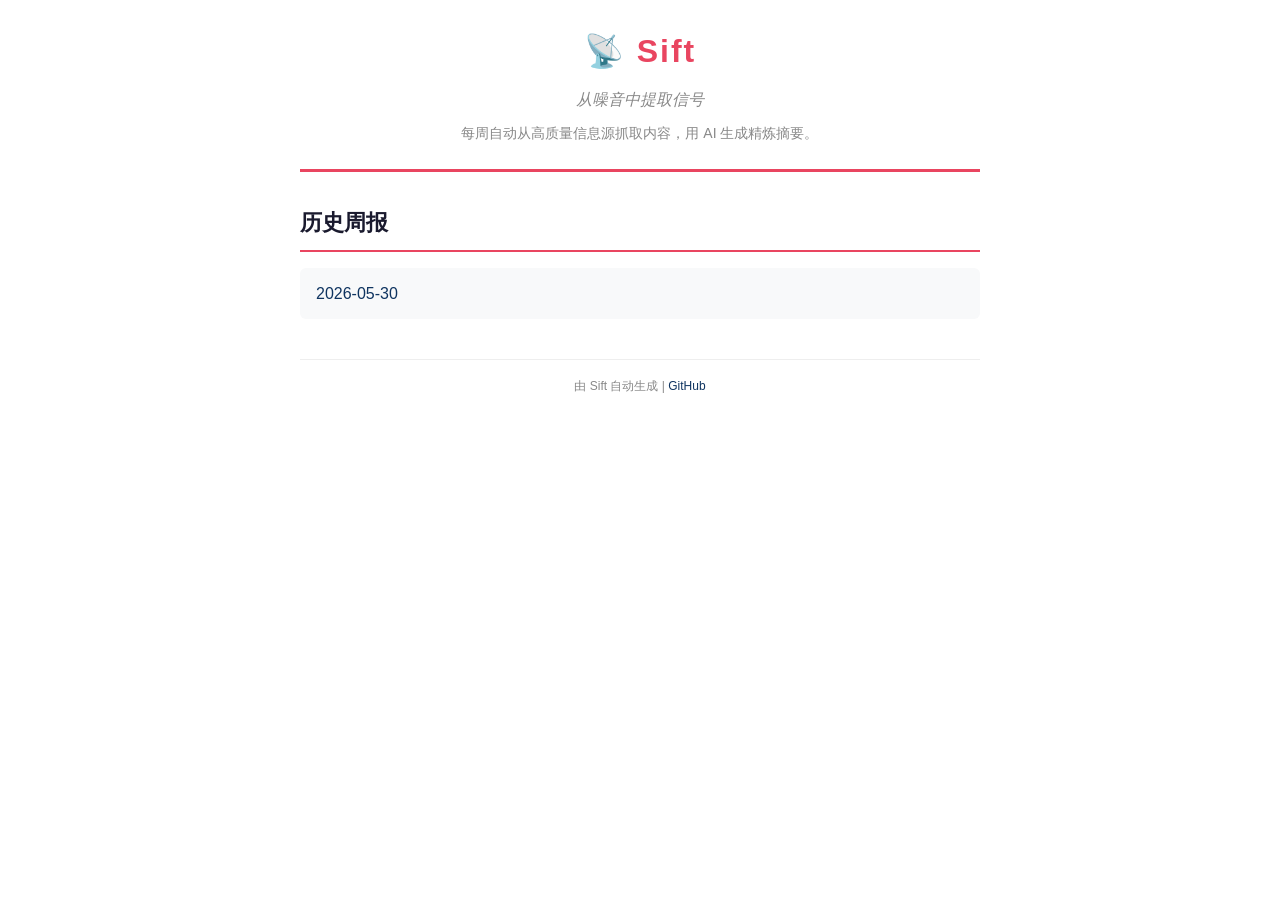
<file: index.html>
<!DOCTYPE html>
<html lang="zh-CN">
<head>
  <meta charset="utf-8">
  <meta name="viewport" content="width=device-width, initial-scale=1">
  <title>Sift - Sift 周报</title>
  <link rel="stylesheet" href="style.css">
</head>
<body>
  <div class="container">
    <header>
      <h1>📡 Sift</h1>
      <p class="subtitle">从噪音中提取信号</p>
      <p class="description">每周自动从高质量信息源抓取内容，用 AI 生成精炼摘要。</p>
    </header>
    <main>
      <h2>历史周报</h2>
      <ul class="digest-list">
    <li><a href="digests/2026-05-30.html">2026-05-30</a></li>
      </ul>
    </main>
    <footer><p>由 Sift 自动生成 | <a href="https://github.com/null0NULL123/sift">GitHub</a></p></footer>
  </div>
</body>
</html>
</file>
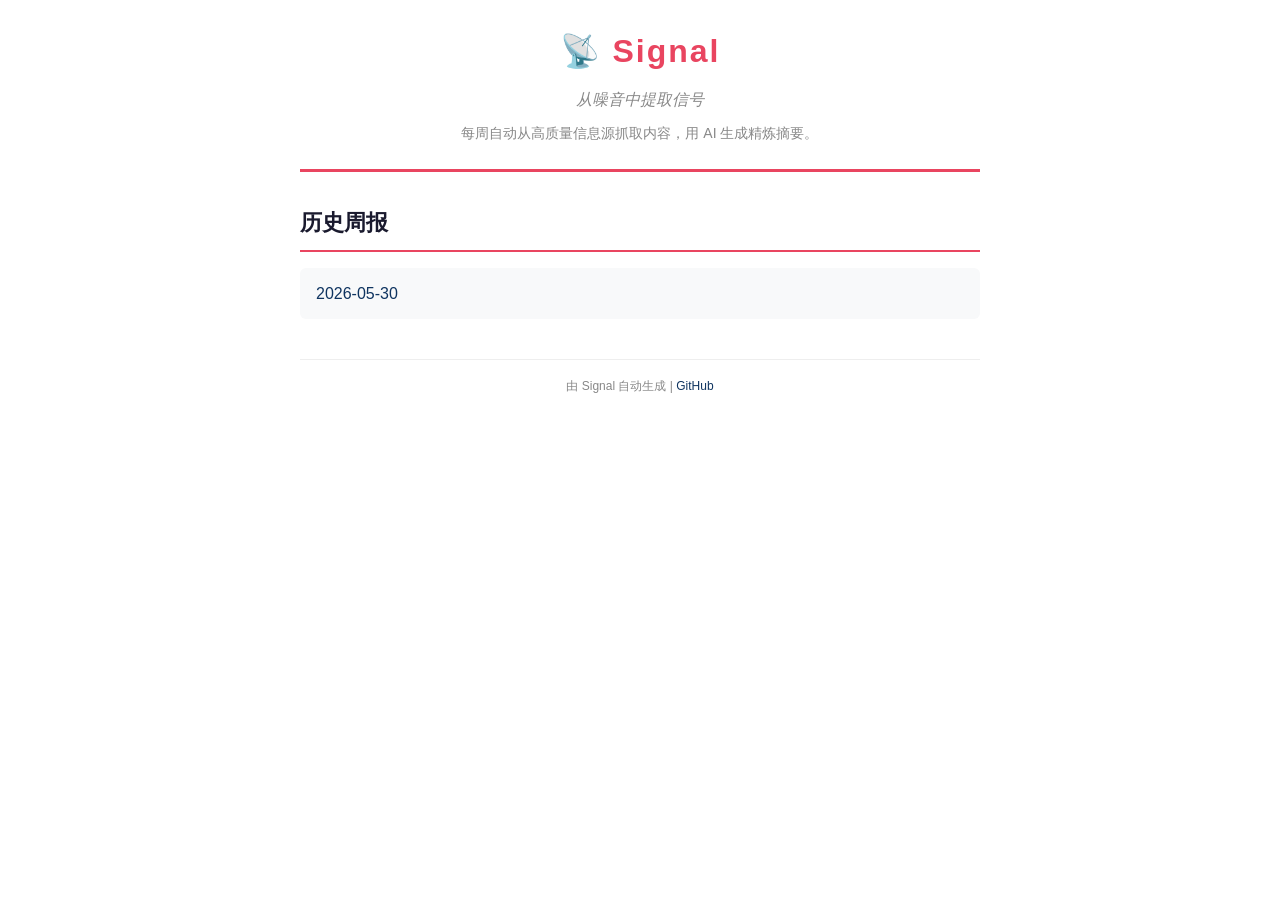
<file: docs/index.html>
<!DOCTYPE html>
<html lang="zh-CN">
<head>
  <meta charset="utf-8">
  <meta name="viewport" content="width=device-width, initial-scale=1">
  <title>Signal - AI 摘要周报</title>
  <link rel="stylesheet" href="style.css">
</head>
<body>
  <div class="container">
    <header>
      <h1>📡 Signal</h1>
      <p class="subtitle">从噪音中提取信号</p>
      <p class="description">每周自动从高质量信息源抓取内容，用 AI 生成精炼摘要。</p>
    </header>
    <main>
      <h2>历史周报</h2>
      <ul class="digest-list">
    <li><a href="digests/2026-05-30.html">2026-05-30</a></li>
      </ul>
    </main>
    <footer>
      <p>由 Signal 自动生成 | <a href="https://github.com/null0NULL123/signal">GitHub</a></p>
    </footer>
  </div>
</body>
</html>
</file>
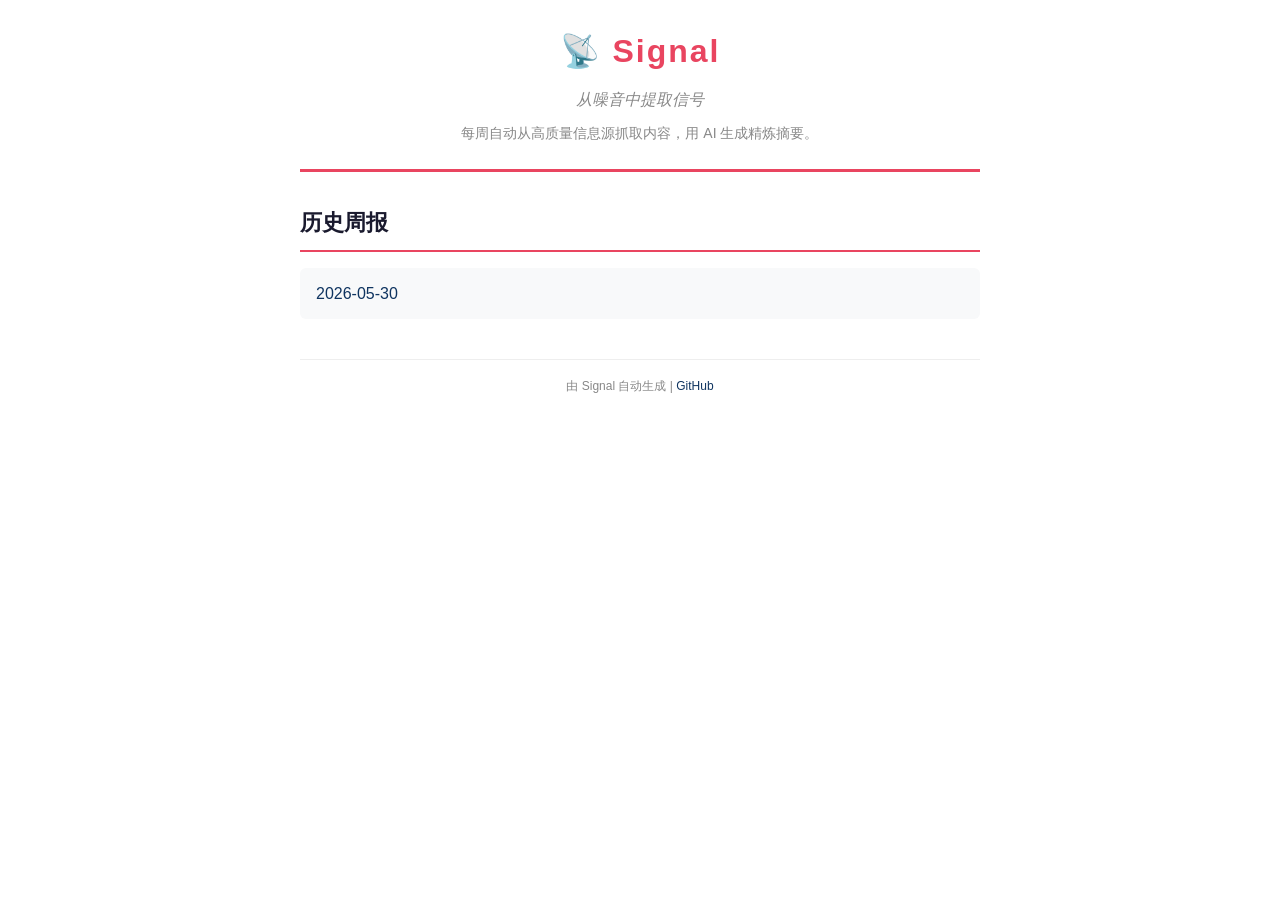
<file: site/index.html>
<!DOCTYPE html>
<html lang="zh-CN">
<head>
  <meta charset="utf-8">
  <meta name="viewport" content="width=device-width, initial-scale=1">
  <title>Signal - Signal 周报</title>
  <link rel="stylesheet" href="style.css">
</head>
<body>
  <div class="container">
    <header>
      <h1>📡 Signal</h1>
      <p class="subtitle">从噪音中提取信号</p>
      <p class="description">每周自动从高质量信息源抓取内容，用 AI 生成精炼摘要。</p>
    </header>
    <main>
      <h2>历史周报</h2>
      <ul class="digest-list">
    <li><a href="digests/2026-05-30.html">2026-05-30</a></li>
      </ul>
    </main>
    <footer><p>由 Signal 自动生成 | <a href="https://github.com/null0NULL123/signal">GitHub</a></p></footer>
  </div>
</body>
</html>
</file>
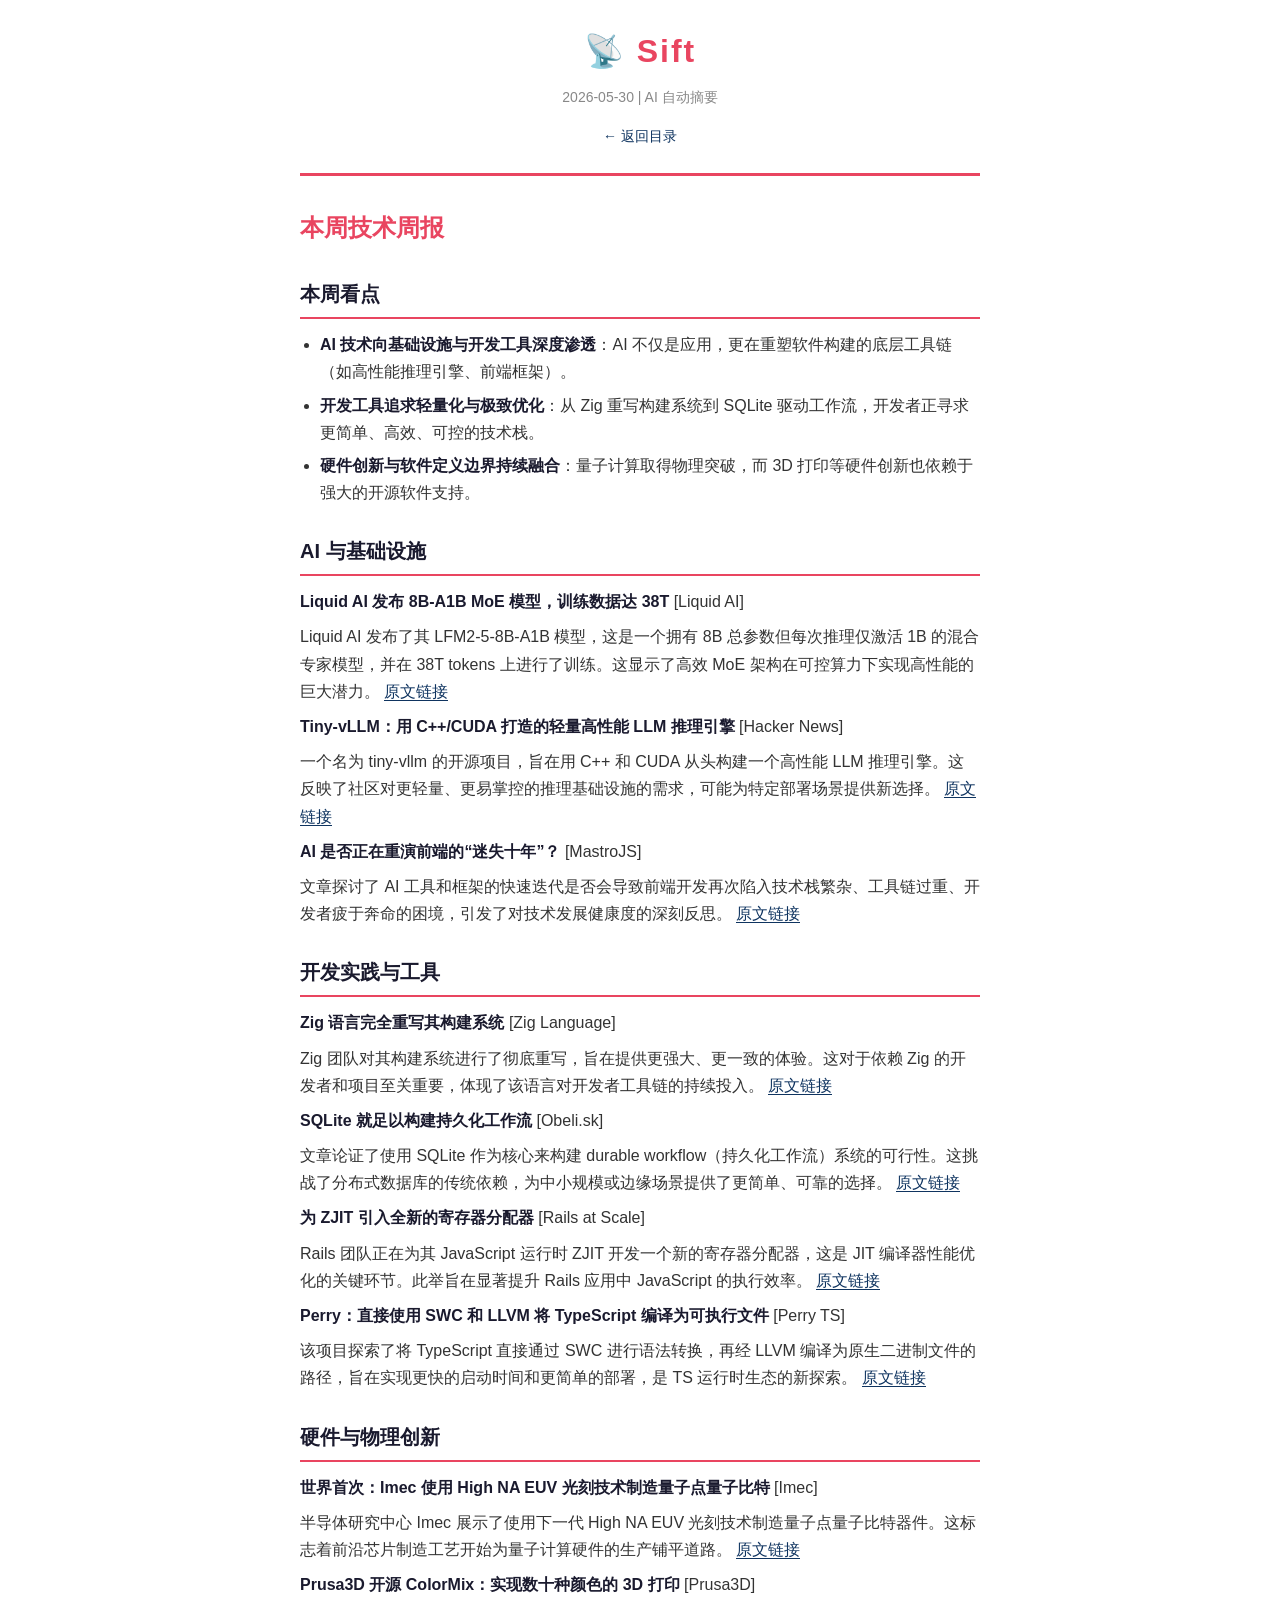
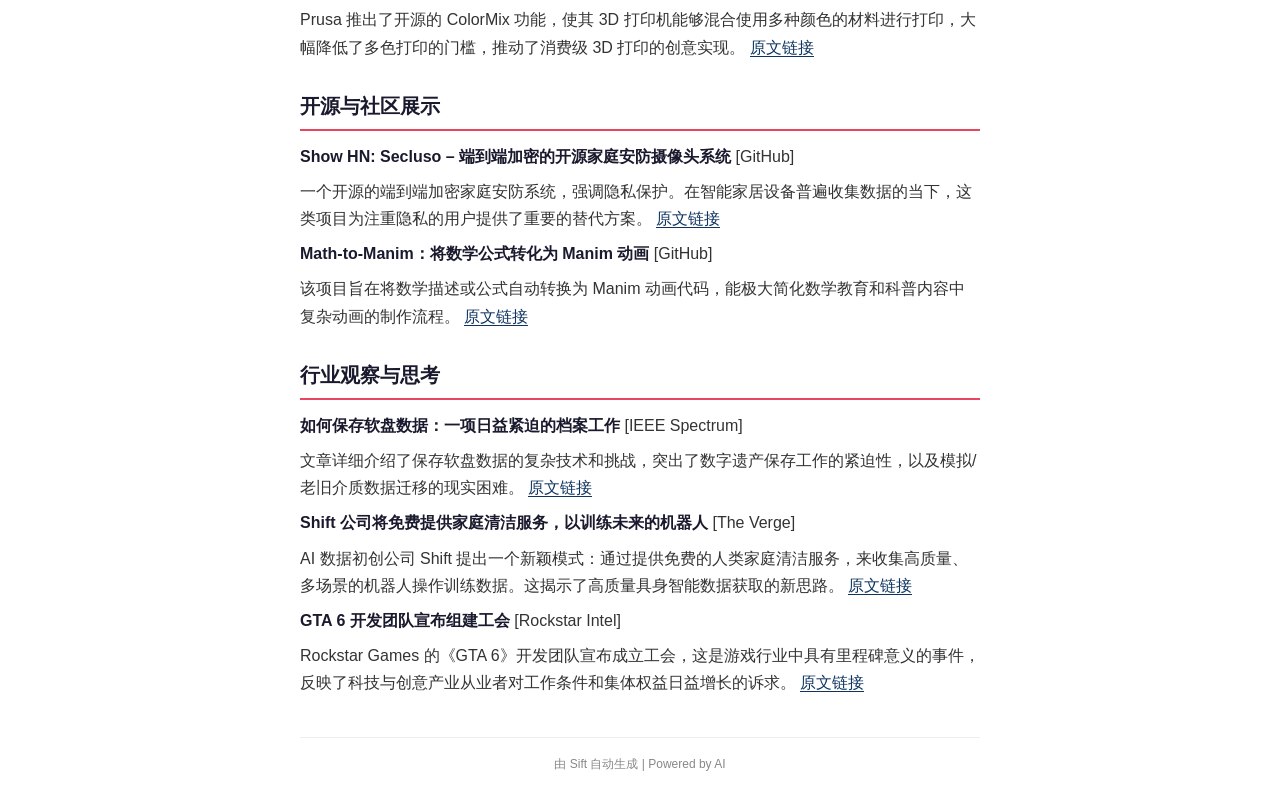
<file: digests/2026-05-30.html>
<!DOCTYPE html>
<html lang="zh-CN">
<head>
  <meta charset="utf-8">
  <meta name="viewport" content="width=device-width, initial-scale=1">
  <title>Sift - 2026-05-30</title>
  <link rel="stylesheet" href="../style.css">
</head>
<body>
  <div class="container">
    <header>
      <h1>📡 Sift</h1>
      <p class="date">2026-05-30 | AI 自动摘要</p>
      <nav><a href="../index.html">← 返回目录</a></nav>
    </header>
    <article><h1>本周技术周报</h1>

<h2>本周看点</h2>
<ul>
<li><strong>AI 技术向基础设施与开发工具深度渗透</strong>：AI 不仅是应用，更在重塑软件构建的底层工具链（如高性能推理引擎、前端框架）。</li>
<li><strong>开发工具追求轻量化与极致优化</strong>：从 Zig 重写构建系统到 SQLite 驱动工作流，开发者正寻求更简单、高效、可控的技术栈。</li>
<li><strong>硬件创新与软件定义边界持续融合</strong>：量子计算取得物理突破，而 3D 打印等硬件创新也依赖于强大的开源软件支持。</li>
</ul>

<h2>AI 与基础设施</h2>
<p><strong>Liquid AI 发布 8B-A1B MoE 模型，训练数据达 38T</strong> [Liquid AI]  </p>
<p>Liquid AI 发布了其 LFM2-5-8B-A1B 模型，这是一个拥有 8B 总参数但每次推理仅激活 1B 的混合专家模型，并在 38T tokens 上进行了训练。这显示了高效 MoE 架构在可控算力下实现高性能的巨大潜力。 <a href="https://www.liquid.ai/blog/lfm2-5-8b-a1b">原文链接</a></p>

<p><strong>Tiny-vLLM：用 C++/CUDA 打造的轻量高性能 LLM 推理引擎</strong> [Hacker News]  </p>
<p>一个名为 tiny-vllm 的开源项目，旨在用 C++ 和 CUDA 从头构建一个高性能 LLM 推理引擎。这反映了社区对更轻量、更易掌控的推理基础设施的需求，可能为特定部署场景提供新选择。 <a href="https://github.com/jmaczan/tiny-vllm">原文链接</a></p>

<p><strong>AI 是否正在重演前端的“迷失十年”？</strong> [MastroJS]  </p>
<p>文章探讨了 AI 工具和框架的快速迭代是否会导致前端开发再次陷入技术栈繁杂、工具链过重、开发者疲于奔命的困境，引发了对技术发展健康度的深刻反思。 <a href="https://mastrojs.github.io/blog/2026-05-23-is-AI-causing-a-repeat-of-frontends-lost-decade/">原文链接</a></p>

<h2>开发实践与工具</h2>
<p><strong>Zig 语言完全重写其构建系统</strong> [Zig Language]  </p>
<p>Zig 团队对其构建系统进行了彻底重写，旨在提供更强大、更一致的体验。这对于依赖 Zig 的开发者和项目至关重要，体现了该语言对开发者工具链的持续投入。 <a href="https://ziglang.org/devlog/2026/#2026-05-26">原文链接</a></p>

<p><strong>SQLite 就足以构建持久化工作流</strong> [Obeli.sk]  </p>
<p>文章论证了使用 SQLite 作为核心来构建 durable workflow（持久化工作流）系统的可行性。这挑战了分布式数据库的传统依赖，为中小规模或边缘场景提供了更简单、可靠的选择。 <a href="https://obeli.sk/blog/sqlite-is-all-you-need-for-durable-workflows/">原文链接</a></p>

<p><strong>为 ZJIT 引入全新的寄存器分配器</strong> [Rails at Scale]  </p>
<p>Rails 团队正在为其 JavaScript 运行时 ZJIT 开发一个新的寄存器分配器，这是 JIT 编译器性能优化的关键环节。此举旨在显著提升 Rails 应用中 JavaScript 的执行效率。 <a href="https://railsatscale.com/2026-05-27-a-new-register-allocator-for-zjit/">原文链接</a></p>

<p><strong>Perry：直接使用 SWC 和 LLVM 将 TypeScript 编译为可执行文件</strong> [Perry TS]  </p>
<p>该项目探索了将 TypeScript 直接通过 SWC 进行语法转换，再经 LLVM 编译为原生二进制文件的路径，旨在实现更快的启动时间和更简单的部署，是 TS 运行时生态的新探索。 <a href="https://www.perryts.com/">原文链接</a></p>

<h2>硬件与物理创新</h2>
<p><strong>世界首次：Imec 使用 High NA EUV 光刻技术制造量子点量子比特</strong> [Imec]  </p>
<p>半导体研究中心 Imec 展示了使用下一代 High NA EUV 光刻技术制造量子点量子比特器件。这标志着前沿芯片制造工艺开始为量子计算硬件的生产铺平道路。 <a href="https://www.imec-int.com/en/press/world-first-imec-presents-quantum-dot-qubit-device-using-high-na-euv-lithography">原文链接</a></p>

<p><strong>Prusa3D 开源 ColorMix：实现数十种颜色的 3D 打印</strong> [Prusa3D]  </p>
<p>Prusa 推出了开源的 ColorMix 功能，使其 3D 打印机能够混合使用多种颜色的材料进行打印，大幅降低了多色打印的门槛，推动了消费级 3D 打印的创意实现。 <a href="https://blog.prusa3d.com/our-new-open-source-colormix-model-in-prusaslicer-and-easyprint_136079/">原文链接</a></p>

<h2>开源与社区展示</h2>
<p><strong>Show HN: Secluso – 端到端加密的开源家庭安防摄像头系统</strong> [GitHub]  </p>
<p>一个开源的端到端加密家庭安防系统，强调隐私保护。在智能家居设备普遍收集数据的当下，这类项目为注重隐私的用户提供了重要的替代方案。 <a href="https://github.com/secluso/core">原文链接</a></p>

<p><strong>Math-to-Manim：将数学公式转化为 Manim 动画</strong> [GitHub]  </p>
<p>该项目旨在将数学描述或公式自动转换为 Manim 动画代码，能极大简化数学教育和科普内容中复杂动画的制作流程。 <a href="https://github.com/HarleyCoops/Math-To-Manim">原文链接</a></p>

<h2>行业观察与思考</h2>
<p><strong>如何保存软盘数据：一项日益紧迫的档案工作</strong> [IEEE Spectrum]  </p>
<p>文章详细介绍了保存软盘数据的复杂技术和挑战，突出了数字遗产保存工作的紧迫性，以及模拟/老旧介质数据迁移的现实困难。 <a href="https://spectrum.ieee.org/floppy-disk-data-preservation-archives">原文链接</a></p>

<p><strong>Shift 公司将免费提供家庭清洁服务，以训练未来的机器人</strong> [The Verge]  </p>
<p>AI 数据初创公司 Shift 提出一个新颖模式：通过提供免费的人类家庭清洁服务，来收集高质量、多场景的机器人操作训练数据。这揭示了高质量具身智能数据获取的新思路。 <a href="https://www.theverge.com/ai-artificial-intelligence/939765/ai-training-data-startup-shift-free-cleaning">原文链接</a></p>

<p><strong>GTA 6 开发团队宣布组建工会</strong> [Rockstar Intel]  </p>
<p>Rockstar Games 的《GTA 6》开发团队宣布成立工会，这是游戏行业中具有里程碑意义的事件，反映了科技与创意产业从业者对工作条件和集体权益日益增长的诉求。 <a href="https://rockstarintel.com/gta-6-developers-announce-rockstar-games-union/">原文链接</a></p></article>
    <footer><p>由 Sift 自动生成 | Powered by AI</p></footer>
  </div>
</body>
</html>
</file>
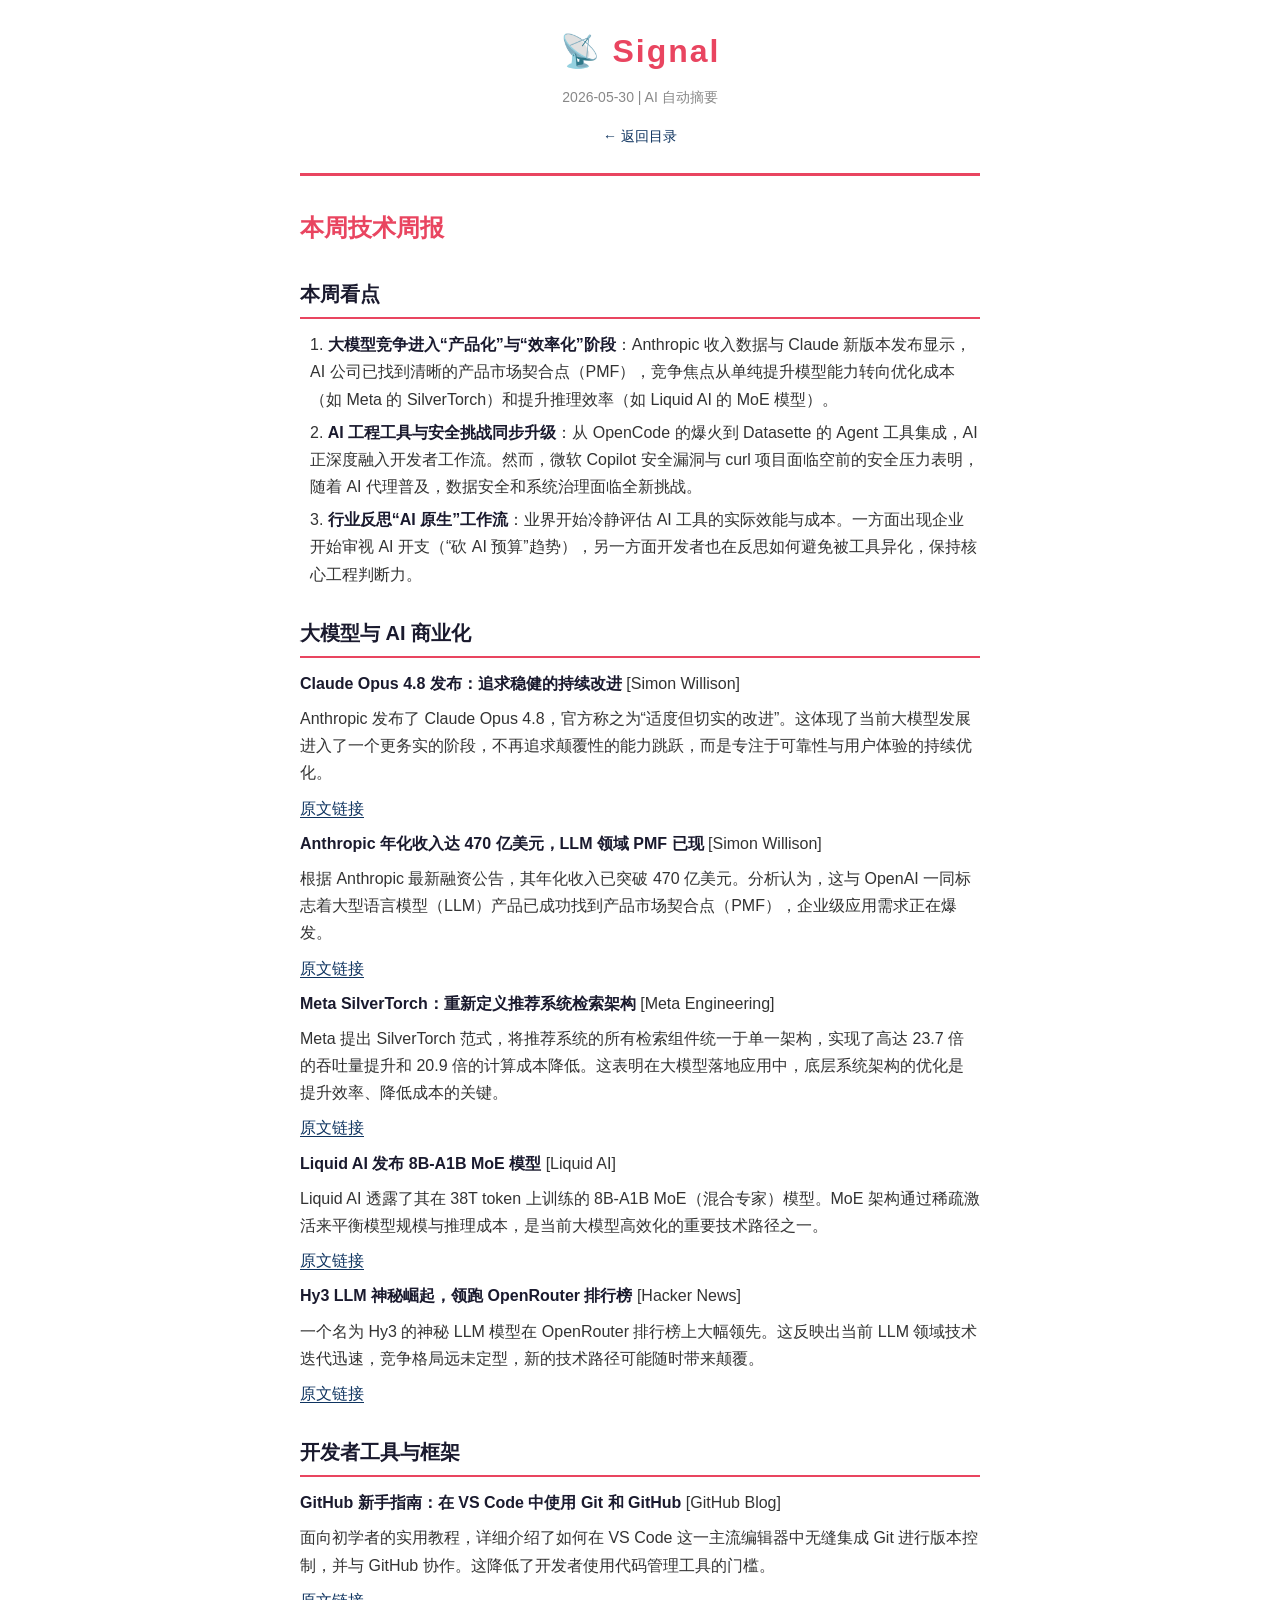
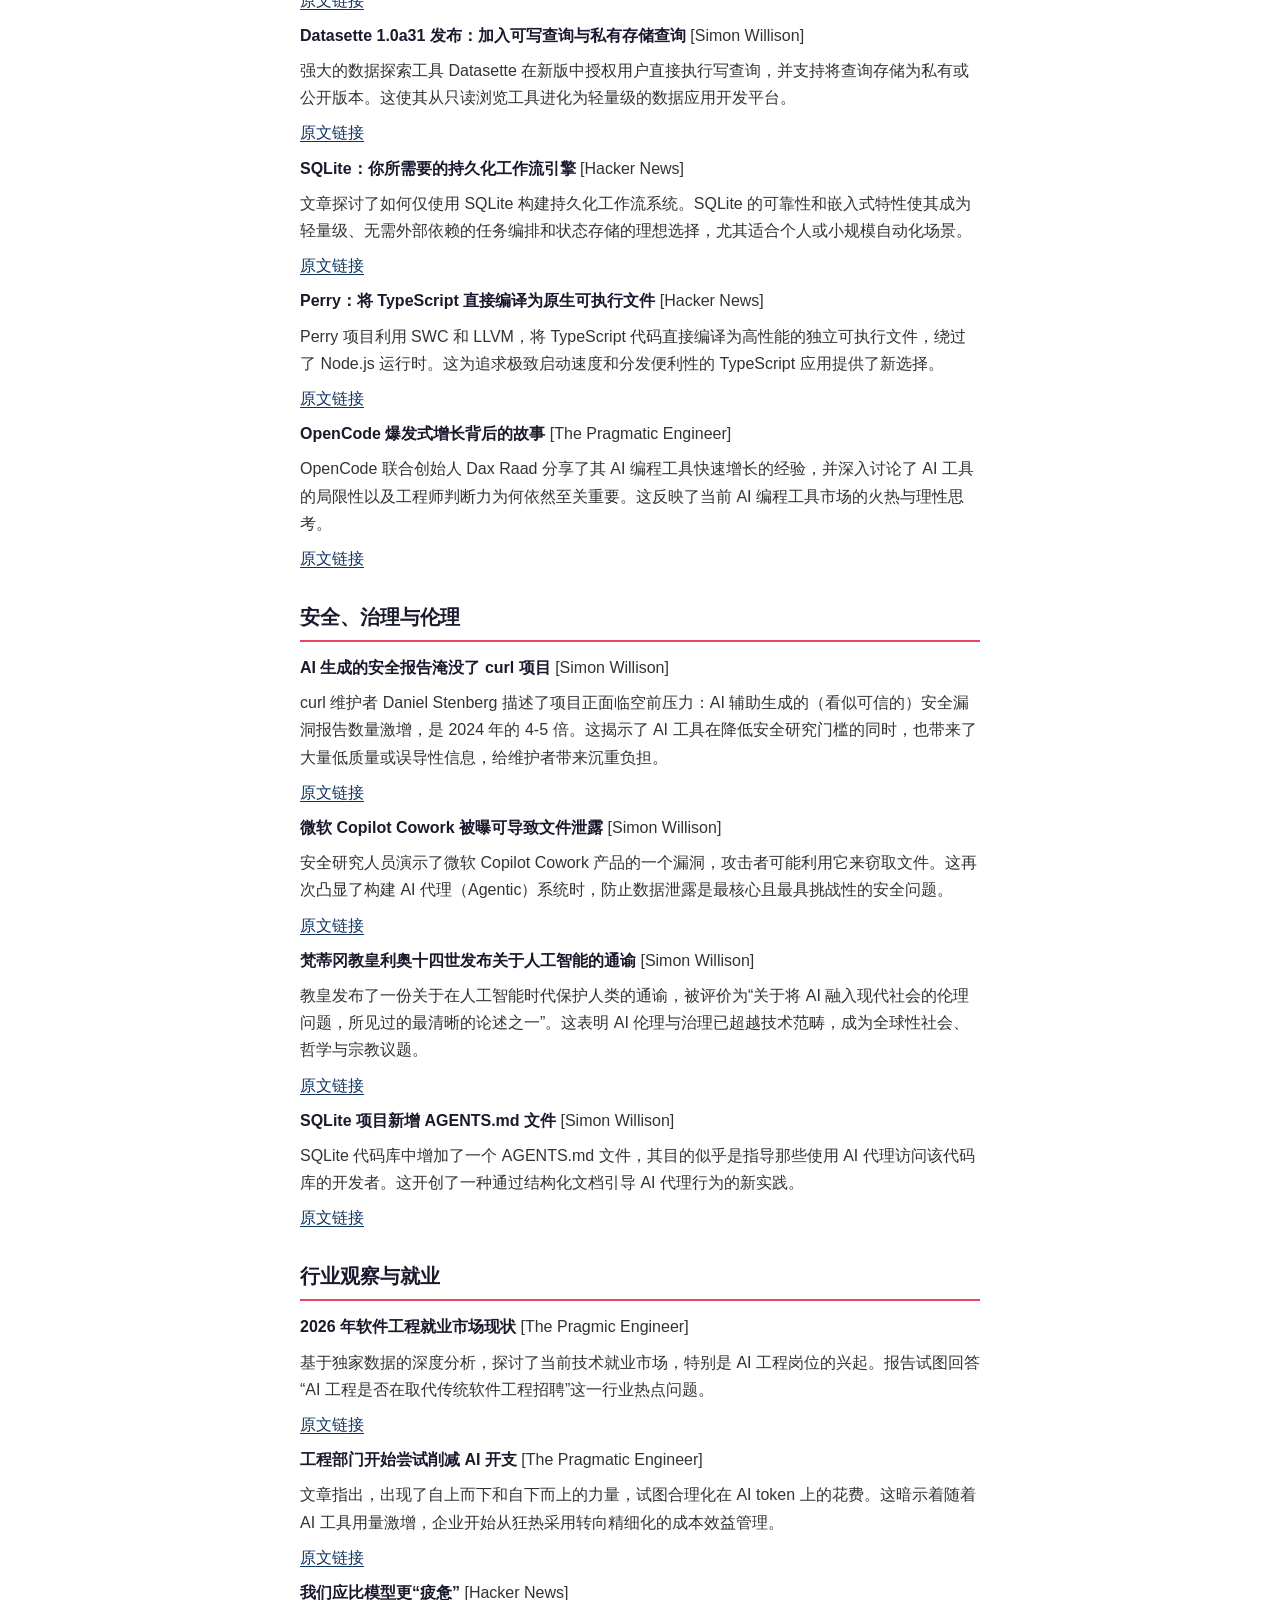
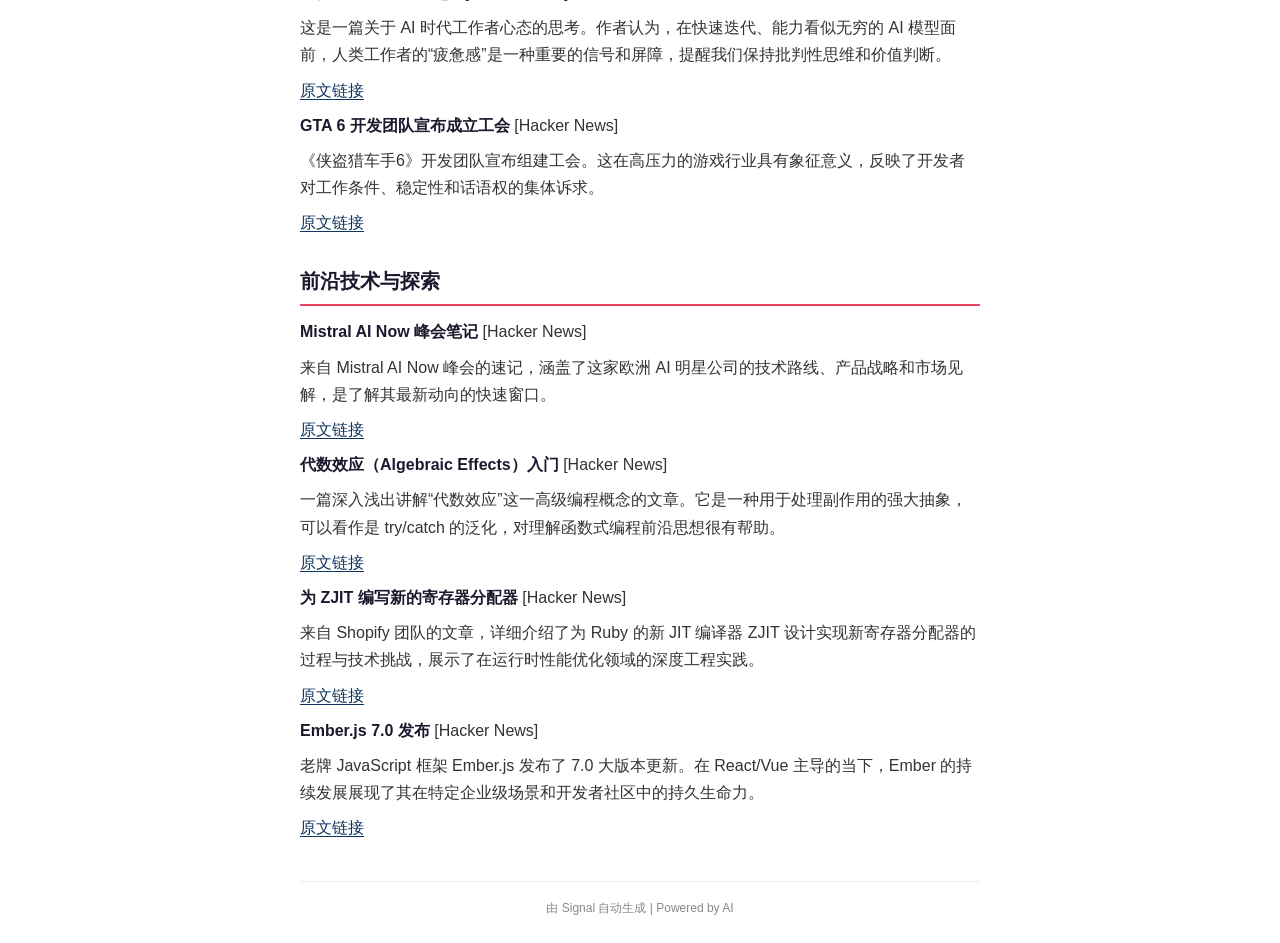
<file: docs/digests/2026-05-30.html>
<!DOCTYPE html>
<html lang="zh-CN">
<head>
  <meta charset="utf-8">
  <meta name="viewport" content="width=device-width, initial-scale=1">
  <title>Signal - 2026-05-30</title>
  <link rel="stylesheet" href="../style.css">
</head>
<body>
  <div class="container">
    <header>
      <h1>📡 Signal</h1>
      <p class="date">2026-05-30 | AI 自动摘要</p>
      <nav><a href="../index.html">← 返回目录</a></nav>
    </header>
    <article>
      <h1>本周技术周报</h1>
<h2>本周看点</h2>
<p class='numbered'>1. <strong>大模型竞争进入“产品化”与“效率化”阶段</strong>：Anthropic 收入数据与 Claude 新版本发布显示，AI 公司已找到清晰的产品市场契合点（PMF），竞争焦点从单纯提升模型能力转向优化成本（如 Meta 的 SilverTorch）和提升推理效率（如 Liquid AI 的 MoE 模型）。</p>
<p class='numbered'>2. <strong>AI 工程工具与安全挑战同步升级</strong>：从 OpenCode 的爆火到 Datasette 的 Agent 工具集成，AI 正深度融入开发者工作流。然而，微软 Copilot 安全漏洞与 curl 项目面临空前的安全压力表明，随着 AI 代理普及，数据安全和系统治理面临全新挑战。</p>
<p class='numbered'>3. <strong>行业反思“AI 原生”工作流</strong>：业界开始冷静评估 AI 工具的实际效能与成本。一方面出现企业开始审视 AI 开支（“砍 AI 预算”趋势），另一方面开发者也在反思如何避免被工具异化，保持核心工程判断力。</p>

<h2>大模型与 AI 商业化</h2>
<p><strong>Claude Opus 4.8 发布：追求稳健的持续改进</strong> [Simon Willison]</p>
<p>Anthropic 发布了 Claude Opus 4.8，官方称之为“适度但切实的改进”。这体现了当前大模型发展进入了一个更务实的阶段，不再追求颠覆性的能力跳跃，而是专注于可靠性与用户体验的持续优化。</p>
<p><a href="https://simonwillison.net/2026/May/28/claude-opus-4-8/#atom-everything">原文链接</a></p>

<p><strong>Anthropic 年化收入达 470 亿美元，LLM 领域 PMF 已现</strong> [Simon Willison]</p>
<p>根据 Anthropic 最新融资公告，其年化收入已突破 470 亿美元。分析认为，这与 OpenAI 一同标志着大型语言模型（LLM）产品已成功找到产品市场契合点（PMF），企业级应用需求正在爆发。</p>
<p><a href="https://simonwillison.net/2026/May/29/anthropic/#atom-everything">原文链接</a></p>

<p><strong>Meta  SilverTorch：重新定义推荐系统检索架构</strong> [Meta Engineering]</p>
<p>Meta 提出 SilverTorch 范式，将推荐系统的所有检索组件统一于单一架构，实现了高达 23.7 倍的吞吐量提升和 20.9 倍的计算成本降低。这表明在大模型落地应用中，底层系统架构的优化是提升效率、降低成本的关键。</p>
<p><a href="https://engineering.fb.com/2026/05/26/ml-applications/silvertorch-index-as-model-new-retrieval-paradigm-recommendation-systems/">原文链接</a></p>

<p><strong>Liquid AI 发布 8B-A1B MoE 模型</strong> [Liquid AI]</p>
<p>Liquid AI 透露了其在 38T token 上训练的 8B-A1B MoE（混合专家）模型。MoE 架构通过稀疏激活来平衡模型规模与推理成本，是当前大模型高效化的重要技术路径之一。</p>
<p><a href="https://www.liquid.ai/blog/lfm2-5-8b-a1b">原文链接</a></p>

<p><strong>Hy3 LLM 神秘崛起，领跑 OpenRouter 排行榜</strong> [Hacker News]</p>
<p>一个名为 Hy3 的神秘 LLM 模型在 OpenRouter 排行榜上大幅领先。这反映出当前 LLM 领域技术迭代迅速，竞争格局远未定型，新的技术路径可能随时带来颠覆。</p>
<p><a href="https://minimaxir.com/2026/05/openrouter-hy3/">原文链接</a></p>

<h2>开发者工具与框架</h2>
<p><strong>GitHub 新手指南：在 VS Code 中使用 Git 和 GitHub</strong> [GitHub Blog]</p>
<p>面向初学者的实用教程，详细介绍了如何在 VS Code 这一主流编辑器中无缝集成 Git 进行版本控制，并与 GitHub 协作。这降低了开发者使用代码管理工具的门槛。</p>
<p><a href="https://github.blog/developer-skills/github/github-for-beginners-getting-started-with-git-and-github-in-vs-code/">原文链接</a></p>

<p><strong>Datasette 1.0a31 发布：加入可写查询与私有存储查询</strong> [Simon Willison]</p>
<p>强大的数据探索工具 Datasette 在新版中授权用户直接执行写查询，并支持将查询存储为私有或公开版本。这使其从只读浏览工具进化为轻量级的数据应用开发平台。</p>
<p><a href="https://simonwillison.net/2026/May/29/datasette/#atom-everything">原文链接</a></p>

<p><strong>SQLite：你所需要的持久化工作流引擎</strong> [Hacker News]</p>
<p>文章探讨了如何仅使用 SQLite 构建持久化工作流系统。SQLite 的可靠性和嵌入式特性使其成为轻量级、无需外部依赖的任务编排和状态存储的理想选择，尤其适合个人或小规模自动化场景。</p>
<p><a href="https://obeli.sk/blog/sqlite-is-all-you-need-for-durable-workflows/">原文链接</a></p>

<p><strong>Perry：将 TypeScript 直接编译为原生可执行文件</strong> [Hacker News]</p>
<p>Perry 项目利用 SWC 和 LLVM，将 TypeScript 代码直接编译为高性能的独立可执行文件，绕过了 Node.js 运行时。这为追求极致启动速度和分发便利性的 TypeScript 应用提供了新选择。</p>
<p><a href="https://www.perryts.com/">原文链接</a></p>

<p><strong>OpenCode 爆发式增长背后的故事</strong> [The Pragmatic Engineer]</p>
<p>OpenCode 联合创始人 Dax Raad 分享了其 AI 编程工具快速增长的经验，并深入讨论了 AI 工具的局限性以及工程师判断力为何依然至关重要。这反映了当前 AI 编程工具市场的火热与理性思考。</p>
<p><a href="https://newsletter.pragmaticengineer.com/p/opencode">原文链接</a></p>

<h2>安全、治理与伦理</h2>
<p><strong>AI 生成的安全报告淹没了 curl 项目</strong> [Simon Willison]</p>
<p>curl 维护者 Daniel Stenberg 描述了项目正面临空前压力：AI 辅助生成的（看似可信的）安全漏洞报告数量激增，是 2024 年的 4-5 倍。这揭示了 AI 工具在降低安全研究门槛的同时，也带来了大量低质量或误导性信息，给维护者带来沉重负担。</p>
<p><a href="https://simonwillison.net/2026/May/26/the-pressure/#atom-everything">原文链接</a></p>

<p><strong>微软 Copilot Cowork 被曝可导致文件泄露</strong> [Simon Willison]</p>
<p>安全研究人员演示了微软 Copilot Cowork 产品的一个漏洞，攻击者可能利用它来窃取文件。这再次凸显了构建 AI 代理（Agentic）系统时，防止数据泄露是最核心且最具挑战性的安全问题。</p>
<p><a href="https://simonwillison.net/2026/May/26/copilot-cowork-exfiltrates-files/#atom-everything">原文链接</a></p>

<p><strong>梵蒂冈教皇利奥十四世发布关于人工智能的通谕</strong> [Simon Willison]</p>
<p>教皇发布了一份关于在人工智能时代保护人类的通谕，被评价为“关于将 AI 融入现代社会的伦理问题，所见过的最清晰的论述之一”。这表明 AI 伦理与治理已超越技术范畴，成为全球性社会、哲学与宗教议题。</p>
<p><a href="https://simonwillison.net/2026/May/25/encyclical-on-ai/#atom-everything">原文链接</a></p>

<p><strong>SQLite 项目新增 AGENTS.md 文件</strong> [Simon Willison]</p>
<p>SQLite 代码库中增加了一个 AGENTS.md 文件，其目的似乎是指导那些使用 AI 代理访问该代码库的开发者。这开创了一种通过结构化文档引导 AI 代理行为的新实践。</p>
<p><a href="https://simonwillison.net/2026/May/27/sqlite-agents/#atom-everything">原文链接</a></p>

<h2>行业观察与就业</h2>
<p><strong>2026 年软件工程就业市场现状</strong> [The Pragmic Engineer]</p>
<p>基于独家数据的深度分析，探讨了当前技术就业市场，特别是 AI 工程岗位的兴起。报告试图回答“AI 工程是否在取代传统软件工程招聘”这一行业热点问题。</p>
<p><a href="https://newsletter.pragmaticengineer.com/p/state-of-the-job-market-2026">原文链接</a></p>

<p><strong>工程部门开始尝试削减 AI 开支</strong> [The Pragmatic Engineer]</p>
<p>文章指出，出现了自上而下和自下而上的力量，试图合理化在 AI token 上的花费。这暗示着随着 AI 工具用量激增，企业开始从狂热采用转向精细化的成本效益管理。</p>
<p><a href="https://newsletter.pragmaticengineer.com/p/the-pulse-a-trend-of-trying-to-cut">原文链接</a></p>

<p><strong>我们应比模型更“疲惫”</strong> [Hacker News]</p>
<p>这是一篇关于 AI 时代工作者心态的思考。作者认为，在快速迭代、能力看似无穷的 AI 模型面前，人类工作者的“疲惫感”是一种重要的信号和屏障，提醒我们保持批判性思维和价值判断。</p>
<p><a href="https://vickiboykis.com/2026/05/28/we-should-be-more-tired-than-the-model/">原文链接</a></p>

<p><strong>GTA 6 开发团队宣布成立工会</strong> [Hacker News]</p>
<p>《侠盗猎车手6》开发团队宣布组建工会。这在高压力的游戏行业具有象征意义，反映了开发者对工作条件、稳定性和话语权的集体诉求。</p>
<p><a href="https://rockstarintel.com/gta-6-developers-announce-rockstar-games-union/">原文链接</a></p>

<h2>前沿技术与探索</h2>
<p><strong>Mistral AI Now 峰会笔记</strong> [Hacker News]</p>
<p>来自 Mistral AI Now 峰会的速记，涵盖了这家欧洲 AI 明星公司的技术路线、产品战略和市场见解，是了解其最新动向的快速窗口。</p>
<p><a href="https://koenvangilst.nl/lab/mistral-ai-now-summit">原文链接</a></p>

<p><strong>代数效应（Algebraic Effects）入门</strong> [Hacker News]</p>
<p>一篇深入浅出讲解“代数效应”这一高级编程概念的文章。它是一种用于处理副作用的强大抽象，可以看作是 try/catch 的泛化，对理解函数式编程前沿思想很有帮助。</p>
<p><a href="https://overreacted.io/algebraic-effects-for-the-rest-of-us/">原文链接</a></p>

<p><strong>为 ZJIT 编写新的寄存器分配器</strong> [Hacker News]</p>
<p>来自 Shopify 团队的文章，详细介绍了为 Ruby 的新 JIT 编译器 ZJIT 设计实现新寄存器分配器的过程与技术挑战，展示了在运行时性能优化领域的深度工程实践。</p>
<p><a href="https://railsatscale.com/2026-05-27-a-new-register-allocator-for-zjit/">原文链接</a></p>

<p><strong>Ember.js 7.0 发布</strong> [Hacker News]</p>
<p>老牌 JavaScript 框架 Ember.js 发布了 7.0 大版本更新。在 React/Vue 主导的当下，Ember 的持续发展展现了其在特定企业级场景和开发者社区中的持久生命力。</p>
<p><a href="https://blog.emberjs.com/ember-released-7-0/">原文链接</a></p>
    </article>
    <footer>
      <p>由 Signal 自动生成 | Powered by AI</p>
    </footer>
  </div>
</body>
</html>
</file>
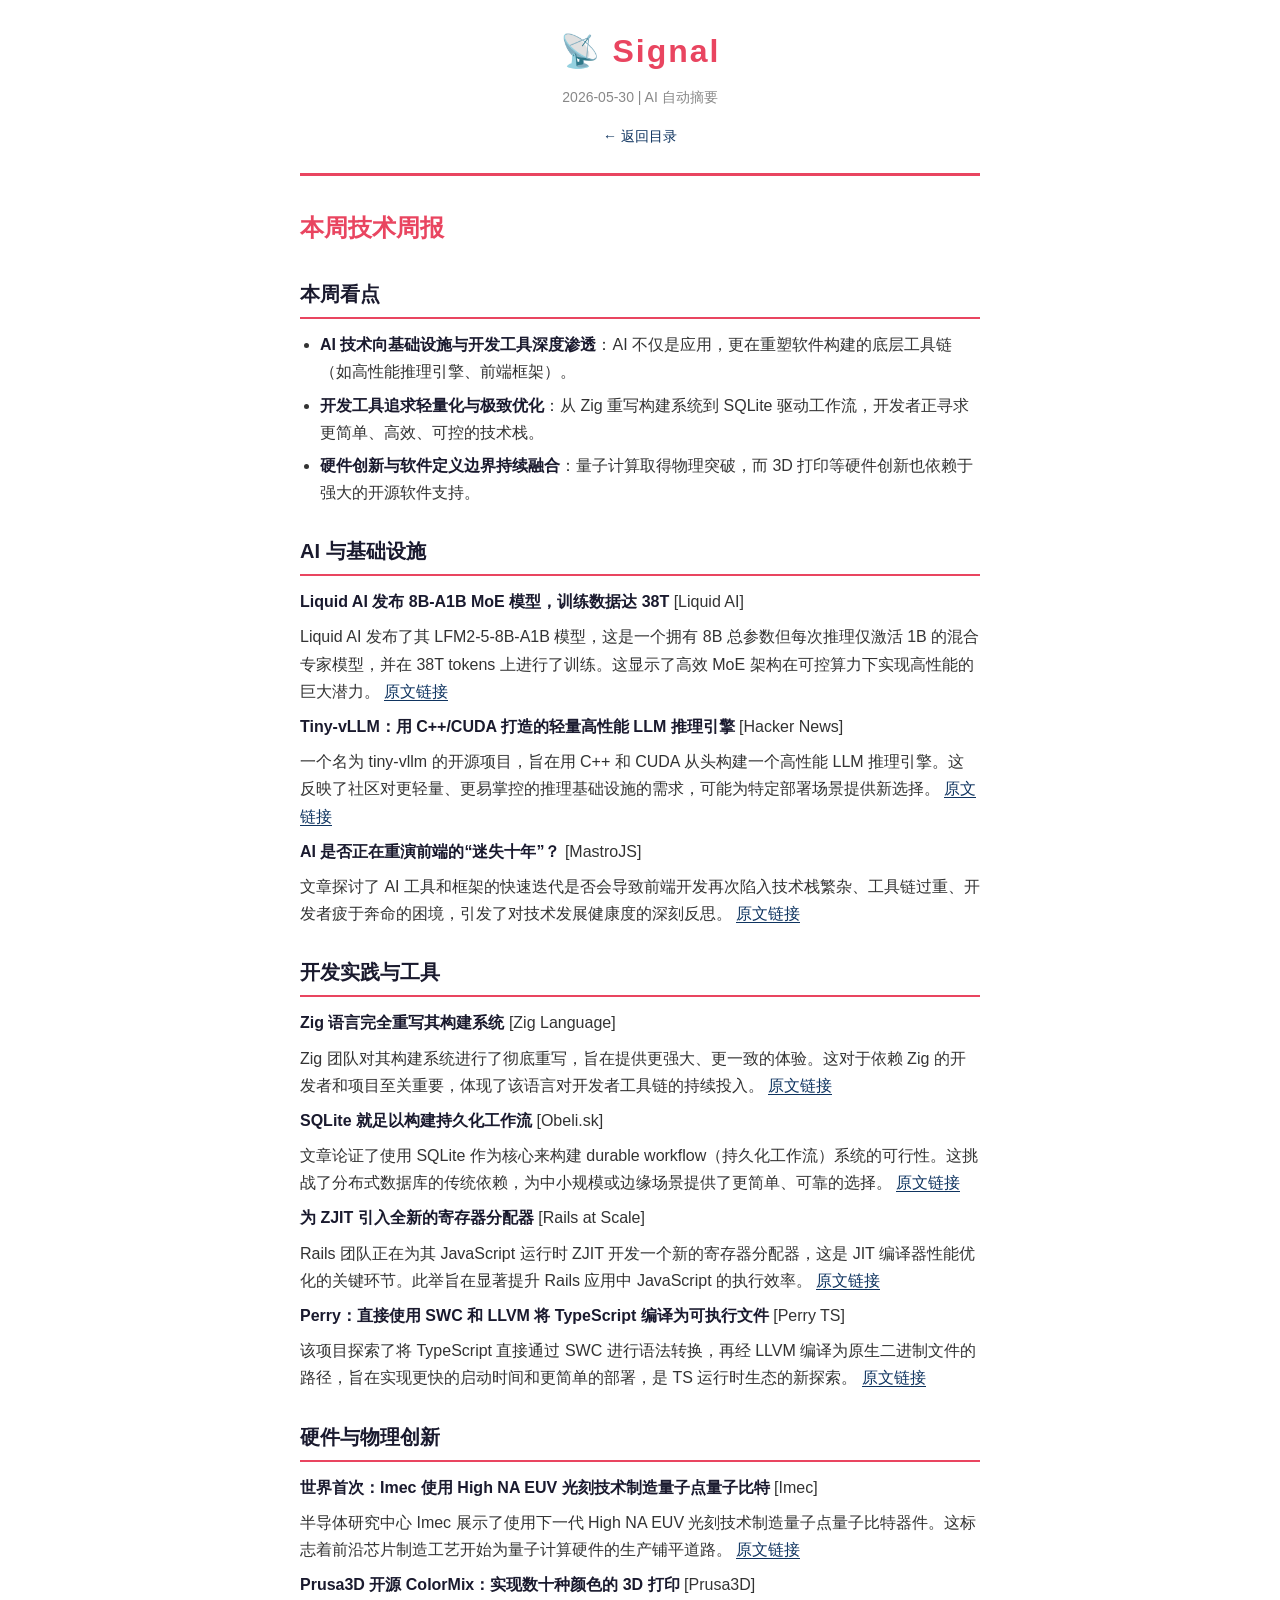
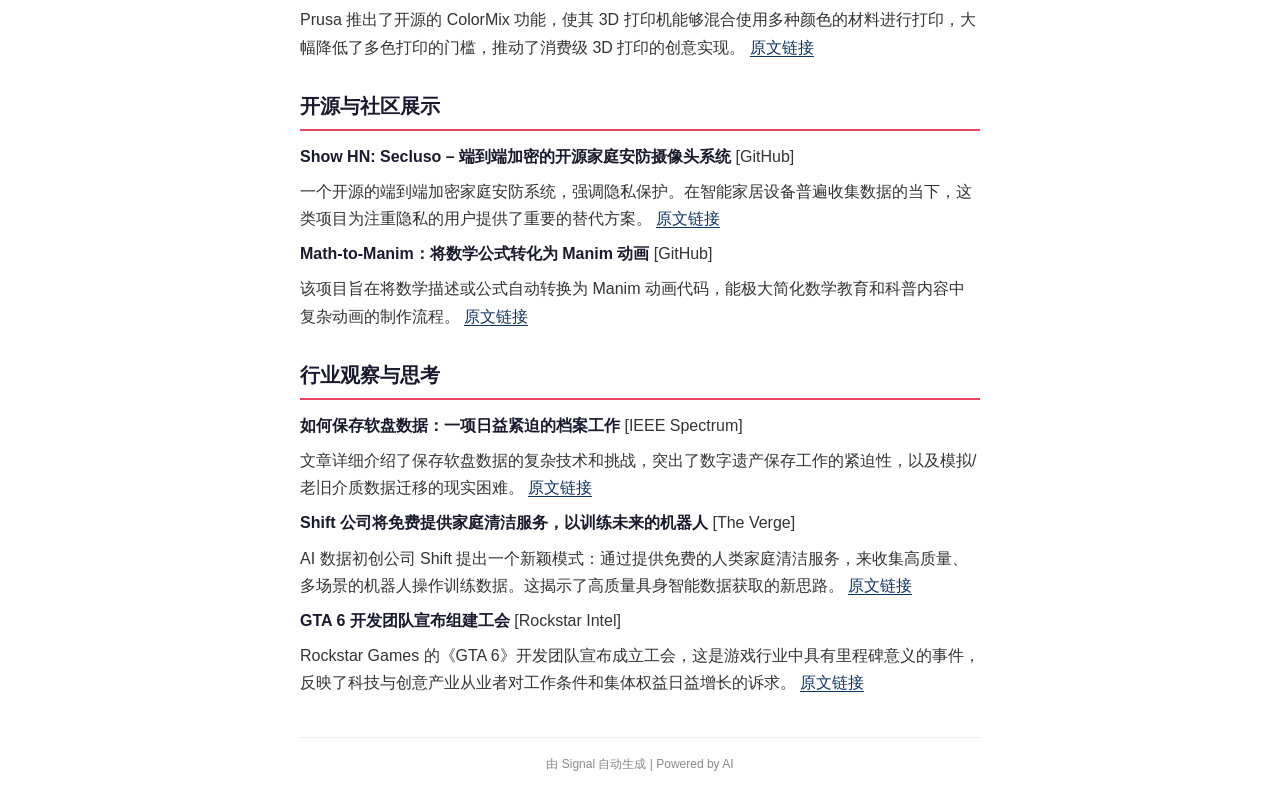
<file: site/digests/2026-05-30.html>
<!DOCTYPE html>
<html lang="zh-CN">
<head>
  <meta charset="utf-8">
  <meta name="viewport" content="width=device-width, initial-scale=1">
  <title>Signal - 2026-05-30</title>
  <link rel="stylesheet" href="../style.css">
</head>
<body>
  <div class="container">
    <header>
      <h1>📡 Signal</h1>
      <p class="date">2026-05-30 | AI 自动摘要</p>
      <nav><a href="../index.html">← 返回目录</a></nav>
    </header>
    <article><h1>本周技术周报</h1>

<h2>本周看点</h2>
<ul>
<li><strong>AI 技术向基础设施与开发工具深度渗透</strong>：AI 不仅是应用，更在重塑软件构建的底层工具链（如高性能推理引擎、前端框架）。</li>
<li><strong>开发工具追求轻量化与极致优化</strong>：从 Zig 重写构建系统到 SQLite 驱动工作流，开发者正寻求更简单、高效、可控的技术栈。</li>
<li><strong>硬件创新与软件定义边界持续融合</strong>：量子计算取得物理突破，而 3D 打印等硬件创新也依赖于强大的开源软件支持。</li>
</ul>

<h2>AI 与基础设施</h2>
<p><strong>Liquid AI 发布 8B-A1B MoE 模型，训练数据达 38T</strong> [Liquid AI]  </p>
<p>Liquid AI 发布了其 LFM2-5-8B-A1B 模型，这是一个拥有 8B 总参数但每次推理仅激活 1B 的混合专家模型，并在 38T tokens 上进行了训练。这显示了高效 MoE 架构在可控算力下实现高性能的巨大潜力。 <a href="https://www.liquid.ai/blog/lfm2-5-8b-a1b">原文链接</a></p>

<p><strong>Tiny-vLLM：用 C++/CUDA 打造的轻量高性能 LLM 推理引擎</strong> [Hacker News]  </p>
<p>一个名为 tiny-vllm 的开源项目，旨在用 C++ 和 CUDA 从头构建一个高性能 LLM 推理引擎。这反映了社区对更轻量、更易掌控的推理基础设施的需求，可能为特定部署场景提供新选择。 <a href="https://github.com/jmaczan/tiny-vllm">原文链接</a></p>

<p><strong>AI 是否正在重演前端的“迷失十年”？</strong> [MastroJS]  </p>
<p>文章探讨了 AI 工具和框架的快速迭代是否会导致前端开发再次陷入技术栈繁杂、工具链过重、开发者疲于奔命的困境，引发了对技术发展健康度的深刻反思。 <a href="https://mastrojs.github.io/blog/2026-05-23-is-AI-causing-a-repeat-of-frontends-lost-decade/">原文链接</a></p>

<h2>开发实践与工具</h2>
<p><strong>Zig 语言完全重写其构建系统</strong> [Zig Language]  </p>
<p>Zig 团队对其构建系统进行了彻底重写，旨在提供更强大、更一致的体验。这对于依赖 Zig 的开发者和项目至关重要，体现了该语言对开发者工具链的持续投入。 <a href="https://ziglang.org/devlog/2026/#2026-05-26">原文链接</a></p>

<p><strong>SQLite 就足以构建持久化工作流</strong> [Obeli.sk]  </p>
<p>文章论证了使用 SQLite 作为核心来构建 durable workflow（持久化工作流）系统的可行性。这挑战了分布式数据库的传统依赖，为中小规模或边缘场景提供了更简单、可靠的选择。 <a href="https://obeli.sk/blog/sqlite-is-all-you-need-for-durable-workflows/">原文链接</a></p>

<p><strong>为 ZJIT 引入全新的寄存器分配器</strong> [Rails at Scale]  </p>
<p>Rails 团队正在为其 JavaScript 运行时 ZJIT 开发一个新的寄存器分配器，这是 JIT 编译器性能优化的关键环节。此举旨在显著提升 Rails 应用中 JavaScript 的执行效率。 <a href="https://railsatscale.com/2026-05-27-a-new-register-allocator-for-zjit/">原文链接</a></p>

<p><strong>Perry：直接使用 SWC 和 LLVM 将 TypeScript 编译为可执行文件</strong> [Perry TS]  </p>
<p>该项目探索了将 TypeScript 直接通过 SWC 进行语法转换，再经 LLVM 编译为原生二进制文件的路径，旨在实现更快的启动时间和更简单的部署，是 TS 运行时生态的新探索。 <a href="https://www.perryts.com/">原文链接</a></p>

<h2>硬件与物理创新</h2>
<p><strong>世界首次：Imec 使用 High NA EUV 光刻技术制造量子点量子比特</strong> [Imec]  </p>
<p>半导体研究中心 Imec 展示了使用下一代 High NA EUV 光刻技术制造量子点量子比特器件。这标志着前沿芯片制造工艺开始为量子计算硬件的生产铺平道路。 <a href="https://www.imec-int.com/en/press/world-first-imec-presents-quantum-dot-qubit-device-using-high-na-euv-lithography">原文链接</a></p>

<p><strong>Prusa3D 开源 ColorMix：实现数十种颜色的 3D 打印</strong> [Prusa3D]  </p>
<p>Prusa 推出了开源的 ColorMix 功能，使其 3D 打印机能够混合使用多种颜色的材料进行打印，大幅降低了多色打印的门槛，推动了消费级 3D 打印的创意实现。 <a href="https://blog.prusa3d.com/our-new-open-source-colormix-model-in-prusaslicer-and-easyprint_136079/">原文链接</a></p>

<h2>开源与社区展示</h2>
<p><strong>Show HN: Secluso – 端到端加密的开源家庭安防摄像头系统</strong> [GitHub]  </p>
<p>一个开源的端到端加密家庭安防系统，强调隐私保护。在智能家居设备普遍收集数据的当下，这类项目为注重隐私的用户提供了重要的替代方案。 <a href="https://github.com/secluso/core">原文链接</a></p>

<p><strong>Math-to-Manim：将数学公式转化为 Manim 动画</strong> [GitHub]  </p>
<p>该项目旨在将数学描述或公式自动转换为 Manim 动画代码，能极大简化数学教育和科普内容中复杂动画的制作流程。 <a href="https://github.com/HarleyCoops/Math-To-Manim">原文链接</a></p>

<h2>行业观察与思考</h2>
<p><strong>如何保存软盘数据：一项日益紧迫的档案工作</strong> [IEEE Spectrum]  </p>
<p>文章详细介绍了保存软盘数据的复杂技术和挑战，突出了数字遗产保存工作的紧迫性，以及模拟/老旧介质数据迁移的现实困难。 <a href="https://spectrum.ieee.org/floppy-disk-data-preservation-archives">原文链接</a></p>

<p><strong>Shift 公司将免费提供家庭清洁服务，以训练未来的机器人</strong> [The Verge]  </p>
<p>AI 数据初创公司 Shift 提出一个新颖模式：通过提供免费的人类家庭清洁服务，来收集高质量、多场景的机器人操作训练数据。这揭示了高质量具身智能数据获取的新思路。 <a href="https://www.theverge.com/ai-artificial-intelligence/939765/ai-training-data-startup-shift-free-cleaning">原文链接</a></p>

<p><strong>GTA 6 开发团队宣布组建工会</strong> [Rockstar Intel]  </p>
<p>Rockstar Games 的《GTA 6》开发团队宣布成立工会，这是游戏行业中具有里程碑意义的事件，反映了科技与创意产业从业者对工作条件和集体权益日益增长的诉求。 <a href="https://rockstarintel.com/gta-6-developers-announce-rockstar-games-union/">原文链接</a></p></article>
    <footer><p>由 Signal 自动生成 | Powered by AI</p></footer>
  </div>
</body>
</html>
</file>
<file: style.css>
/* Signal - GitHub Pages Style */

:root {
  --primary: #e94560;
  --dark: #1a1a2e;
  --accent: #0f3460;
  --bg: #fff;
  --bg-alt: #f8f9fa;
  --text: #333;
  --text-light: #888;
  --border: #eee;
}

* {
  margin: 0;
  padding: 0;
  box-sizing: border-box;
}

body {
  font-family: -apple-system, BlinkMacSystemFont, "Segoe UI", Roboto, "Helvetica Neue", sans-serif;
  color: var(--text);
  background: var(--bg);
  line-height: 1.7;
}

.container {
  max-width: 720px;
  margin: 0 auto;
  padding: 24px 20px;
}

/* Header */
header {
  text-align: center;
  margin-bottom: 32px;
  padding-bottom: 24px;
  border-bottom: 3px solid var(--primary);
}

header h1 {
  font-size: 32px;
  color: var(--primary);
  letter-spacing: 2px;
  margin-bottom: 8px;
}

header .subtitle {
  font-size: 16px;
  color: var(--text-light);
  font-style: italic;
}

header .description {
  font-size: 14px;
  color: var(--text-light);
  margin-top: 8px;
}

header .date {
  font-size: 14px;
  color: var(--text-light);
}

header nav {
  margin-top: 12px;
}

header nav a {
  color: var(--accent);
  text-decoration: none;
  font-size: 14px;
}

header nav a:hover {
  text-decoration: underline;
}

/* Index page */
main h2 {
  font-size: 22px;
  color: var(--dark);
  margin-bottom: 16px;
  padding-bottom: 8px;
  border-bottom: 2px solid var(--primary);
}

.digest-list {
  list-style: none;
  padding: 0;
}

.digest-list li {
  margin-bottom: 8px;
}

.digest-list a {
  display: block;
  padding: 12px 16px;
  background: var(--bg-alt);
  border-radius: 6px;
  color: var(--accent);
  text-decoration: none;
  font-size: 16px;
  transition: background 0.2s;
}

.digest-list a:hover {
  background: #e8e8e8;
}

/* Article content */
article h1 {
  font-size: 24px;
  color: var(--primary);
  margin: 24px 0 12px;
}

article h2 {
  font-size: 20px;
  color: var(--dark);
  margin: 28px 0 12px;
  padding-bottom: 6px;
  border-bottom: 2px solid var(--primary);
}

article h3 {
  font-size: 17px;
  color: #16213e;
  margin: 20px 0 8px;
}

article p {
  margin: 8px 0;
}

article strong {
  color: var(--dark);
}

article a {
  color: var(--accent);
  text-decoration: none;
  border-bottom: 1px solid var(--accent);
}

article a:hover {
  border-bottom-color: var(--primary);
  color: var(--primary);
}

article ul {
  padding-left: 20px;
  margin: 8px 0;
}

article li {
  margin-bottom: 6px;
}

article code {
  background: #f0f0f0;
  padding: 2px 5px;
  border-radius: 3px;
  font-size: 13px;
}

article hr {
  border: none;
  border-top: 1px solid var(--border);
  margin: 24px 0;
}

article blockquote {
  border-left: 4px solid var(--primary);
  padding: 8px 16px;
  margin: 12px 0;
  background: var(--bg-alt);
  color: var(--text-light);
}

article .numbered {
  padding-left: 10px;
  margin: 6px 0;
}

/* Footer */
footer {
  margin-top: 40px;
  padding-top: 16px;
  border-top: 1px solid var(--border);
  text-align: center;
  font-size: 12px;
  color: var(--text-light);
}

footer a {
  color: var(--accent);
  text-decoration: none;
}

/* Mobile */
@media (max-width: 600px) {
  .container {
    padding: 16px 12px;
  }

  header h1 {
    font-size: 26px;
  }

  article h2 {
    font-size: 18px;
  }
}
</file>
<file: docs/style.css>
/* Signal - GitHub Pages Style */

:root {
  --primary: #e94560;
  --dark: #1a1a2e;
  --accent: #0f3460;
  --bg: #fff;
  --bg-alt: #f8f9fa;
  --text: #333;
  --text-light: #888;
  --border: #eee;
}

* {
  margin: 0;
  padding: 0;
  box-sizing: border-box;
}

body {
  font-family: -apple-system, BlinkMacSystemFont, "Segoe UI", Roboto, "Helvetica Neue", sans-serif;
  color: var(--text);
  background: var(--bg);
  line-height: 1.7;
}

.container {
  max-width: 720px;
  margin: 0 auto;
  padding: 24px 20px;
}

/* Header */
header {
  text-align: center;
  margin-bottom: 32px;
  padding-bottom: 24px;
  border-bottom: 3px solid var(--primary);
}

header h1 {
  font-size: 32px;
  color: var(--primary);
  letter-spacing: 2px;
  margin-bottom: 8px;
}

header .subtitle {
  font-size: 16px;
  color: var(--text-light);
  font-style: italic;
}

header .description {
  font-size: 14px;
  color: var(--text-light);
  margin-top: 8px;
}

header .date {
  font-size: 14px;
  color: var(--text-light);
}

header nav {
  margin-top: 12px;
}

header nav a {
  color: var(--accent);
  text-decoration: none;
  font-size: 14px;
}

header nav a:hover {
  text-decoration: underline;
}

/* Index page */
main h2 {
  font-size: 22px;
  color: var(--dark);
  margin-bottom: 16px;
  padding-bottom: 8px;
  border-bottom: 2px solid var(--primary);
}

.digest-list {
  list-style: none;
  padding: 0;
}

.digest-list li {
  margin-bottom: 8px;
}

.digest-list a {
  display: block;
  padding: 12px 16px;
  background: var(--bg-alt);
  border-radius: 6px;
  color: var(--accent);
  text-decoration: none;
  font-size: 16px;
  transition: background 0.2s;
}

.digest-list a:hover {
  background: #e8e8e8;
}

/* Article content */
article h1 {
  font-size: 24px;
  color: var(--primary);
  margin: 24px 0 12px;
}

article h2 {
  font-size: 20px;
  color: var(--dark);
  margin: 28px 0 12px;
  padding-bottom: 6px;
  border-bottom: 2px solid var(--primary);
}

article h3 {
  font-size: 17px;
  color: #16213e;
  margin: 20px 0 8px;
}

article p {
  margin: 8px 0;
}

article strong {
  color: var(--dark);
}

article a {
  color: var(--accent);
  text-decoration: none;
  border-bottom: 1px solid var(--accent);
}

article a:hover {
  border-bottom-color: var(--primary);
  color: var(--primary);
}

article ul {
  padding-left: 20px;
  margin: 8px 0;
}

article li {
  margin-bottom: 6px;
}

article code {
  background: #f0f0f0;
  padding: 2px 5px;
  border-radius: 3px;
  font-size: 13px;
}

article hr {
  border: none;
  border-top: 1px solid var(--border);
  margin: 24px 0;
}

article blockquote {
  border-left: 4px solid var(--primary);
  padding: 8px 16px;
  margin: 12px 0;
  background: var(--bg-alt);
  color: var(--text-light);
}

article .numbered {
  padding-left: 10px;
  margin: 6px 0;
}

/* Footer */
footer {
  margin-top: 40px;
  padding-top: 16px;
  border-top: 1px solid var(--border);
  text-align: center;
  font-size: 12px;
  color: var(--text-light);
}

footer a {
  color: var(--accent);
  text-decoration: none;
}

/* Mobile */
@media (max-width: 600px) {
  .container {
    padding: 16px 12px;
  }

  header h1 {
    font-size: 26px;
  }

  article h2 {
    font-size: 18px;
  }
}
</file>
<file: site/style.css>
/* Signal - GitHub Pages Style */

:root {
  --primary: #e94560;
  --dark: #1a1a2e;
  --accent: #0f3460;
  --bg: #fff;
  --bg-alt: #f8f9fa;
  --text: #333;
  --text-light: #888;
  --border: #eee;
}

* {
  margin: 0;
  padding: 0;
  box-sizing: border-box;
}

body {
  font-family: -apple-system, BlinkMacSystemFont, "Segoe UI", Roboto, "Helvetica Neue", sans-serif;
  color: var(--text);
  background: var(--bg);
  line-height: 1.7;
}

.container {
  max-width: 720px;
  margin: 0 auto;
  padding: 24px 20px;
}

/* Header */
header {
  text-align: center;
  margin-bottom: 32px;
  padding-bottom: 24px;
  border-bottom: 3px solid var(--primary);
}

header h1 {
  font-size: 32px;
  color: var(--primary);
  letter-spacing: 2px;
  margin-bottom: 8px;
}

header .subtitle {
  font-size: 16px;
  color: var(--text-light);
  font-style: italic;
}

header .description {
  font-size: 14px;
  color: var(--text-light);
  margin-top: 8px;
}

header .date {
  font-size: 14px;
  color: var(--text-light);
}

header nav {
  margin-top: 12px;
}

header nav a {
  color: var(--accent);
  text-decoration: none;
  font-size: 14px;
}

header nav a:hover {
  text-decoration: underline;
}

/* Index page */
main h2 {
  font-size: 22px;
  color: var(--dark);
  margin-bottom: 16px;
  padding-bottom: 8px;
  border-bottom: 2px solid var(--primary);
}

.digest-list {
  list-style: none;
  padding: 0;
}

.digest-list li {
  margin-bottom: 8px;
}

.digest-list a {
  display: block;
  padding: 12px 16px;
  background: var(--bg-alt);
  border-radius: 6px;
  color: var(--accent);
  text-decoration: none;
  font-size: 16px;
  transition: background 0.2s;
}

.digest-list a:hover {
  background: #e8e8e8;
}

/* Article content */
article h1 {
  font-size: 24px;
  color: var(--primary);
  margin: 24px 0 12px;
}

article h2 {
  font-size: 20px;
  color: var(--dark);
  margin: 28px 0 12px;
  padding-bottom: 6px;
  border-bottom: 2px solid var(--primary);
}

article h3 {
  font-size: 17px;
  color: #16213e;
  margin: 20px 0 8px;
}

article p {
  margin: 8px 0;
}

article strong {
  color: var(--dark);
}

article a {
  color: var(--accent);
  text-decoration: none;
  border-bottom: 1px solid var(--accent);
}

article a:hover {
  border-bottom-color: var(--primary);
  color: var(--primary);
}

article ul {
  padding-left: 20px;
  margin: 8px 0;
}

article li {
  margin-bottom: 6px;
}

article code {
  background: #f0f0f0;
  padding: 2px 5px;
  border-radius: 3px;
  font-size: 13px;
}

article hr {
  border: none;
  border-top: 1px solid var(--border);
  margin: 24px 0;
}

article blockquote {
  border-left: 4px solid var(--primary);
  padding: 8px 16px;
  margin: 12px 0;
  background: var(--bg-alt);
  color: var(--text-light);
}

article .numbered {
  padding-left: 10px;
  margin: 6px 0;
}

/* Footer */
footer {
  margin-top: 40px;
  padding-top: 16px;
  border-top: 1px solid var(--border);
  text-align: center;
  font-size: 12px;
  color: var(--text-light);
}

footer a {
  color: var(--accent);
  text-decoration: none;
}

/* Mobile */
@media (max-width: 600px) {
  .container {
    padding: 16px 12px;
  }

  header h1 {
    font-size: 26px;
  }

  article h2 {
    font-size: 18px;
  }
}
</file>
